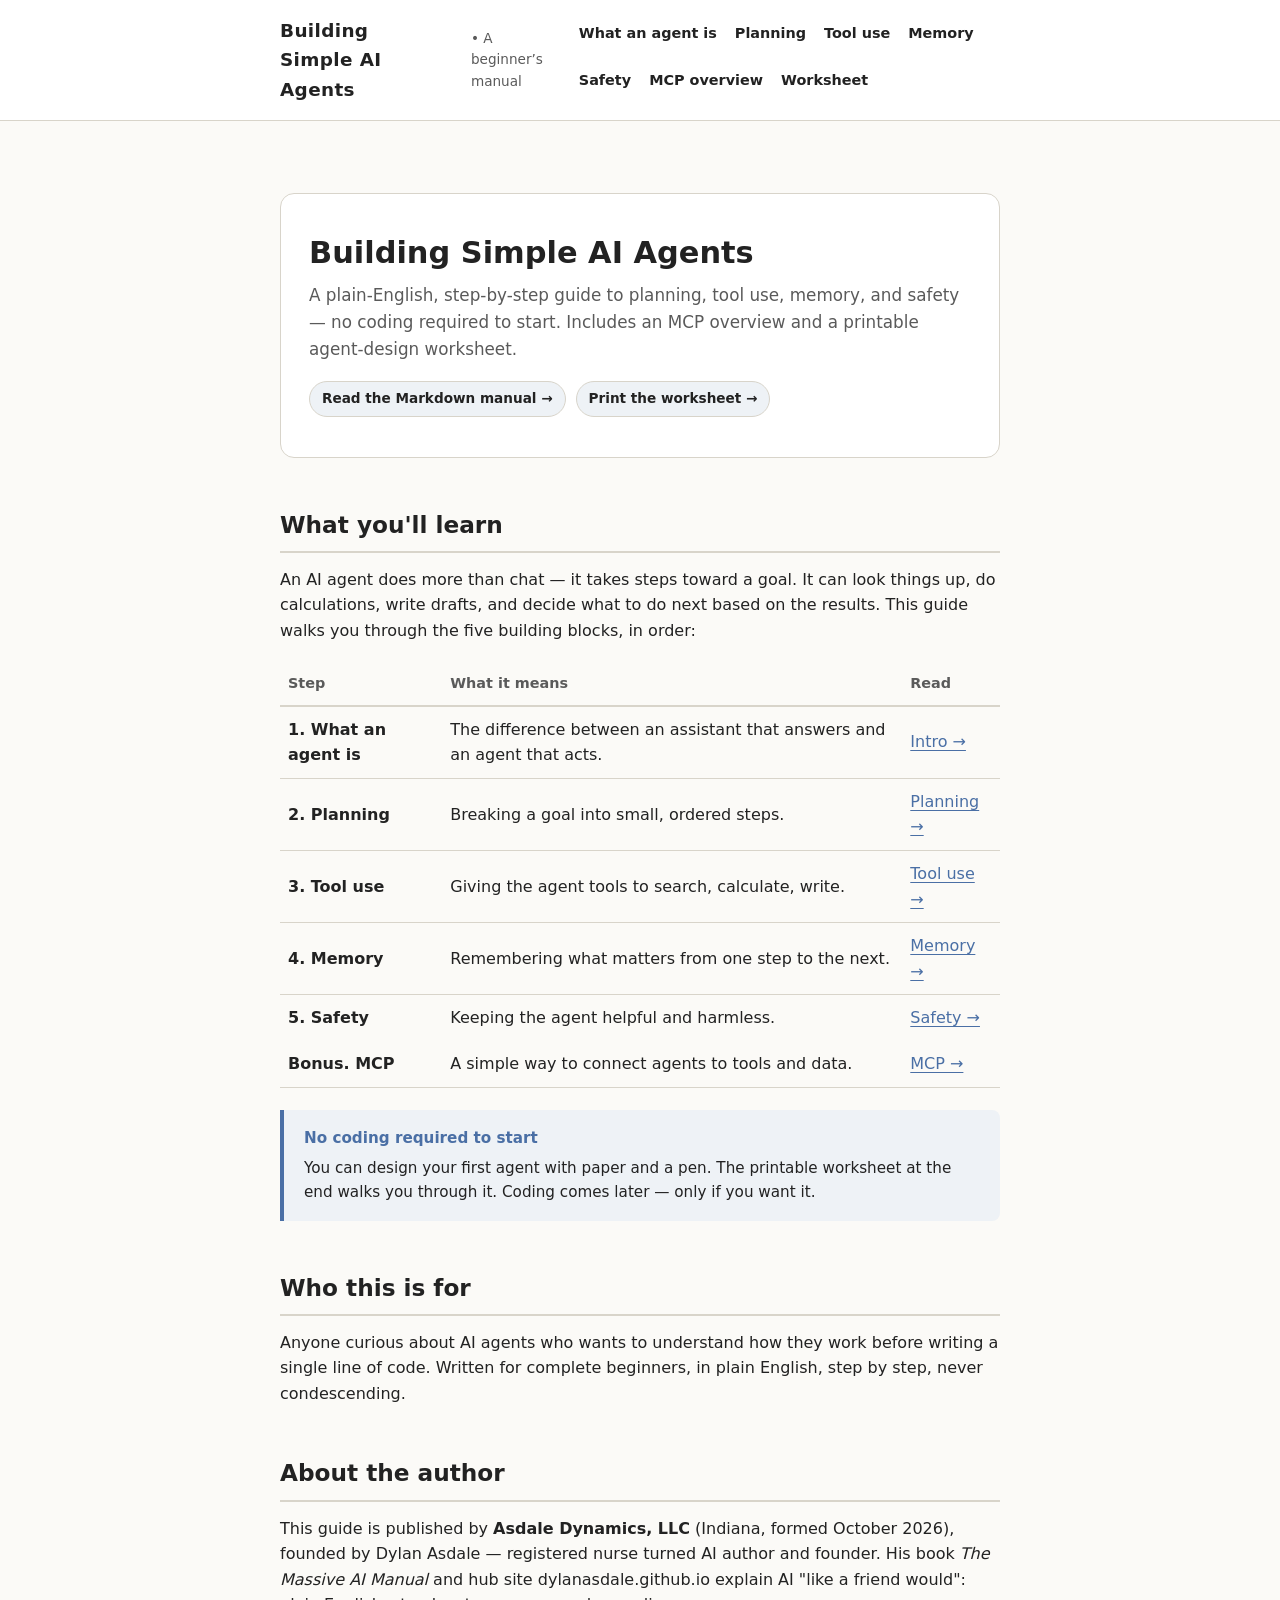
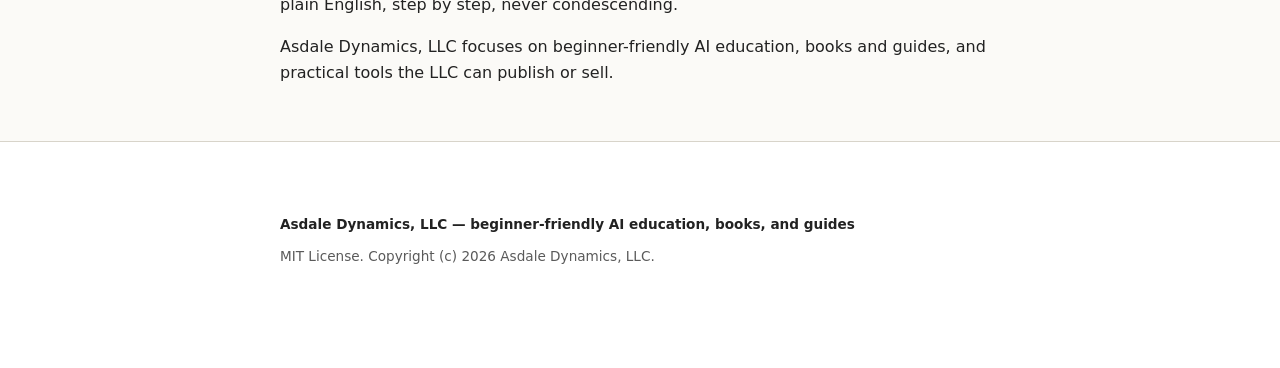
<file: site/index.html>
<!DOCTYPE html>
<html lang="en">
<head>
<meta charset="utf-8">
<meta name="viewport" content="width=device-width, initial-scale=1">
<title>Building Simple AI Agents — A Beginner's Manual</title>
<link rel="stylesheet" href="style.css">
</head>
<body>

<header class="site-header">
  <div class="wrap">
    <a href="index.html" class="site-title">Building Simple AI Agents</a>
    <span class="site-tagline">&#8226; A beginner&#8217;s manual</span>
    <nav>
      <a href="intro.html">What an agent is</a>
      <a href="planning.html">Planning</a>
      <a href="tool-use.html">Tool use</a>
      <a href="memory.html">Memory</a>
      <a href="safety.html">Safety</a>
      <a href="mcp.html">MCP overview</a>
      <a href="worksheet.html">Worksheet</a>
    </nav>
  </div>
</header>

<div class="wrap">

<section class="hero">
  <h1>Building Simple AI Agents</h1>
  <p class="lead">A plain-English, step-by-step guide to planning, tool use, memory, and safety &mdash; no coding required to start. Includes an MCP overview and a printable agent-design worksheet.</p>
  <div class="badges">
    <a href="docs/" class="badge">Read the Markdown manual &#8594;</a>
    <a href="worksheet.html" class="badge">Print the worksheet &#8594;</a>
  </div>
</section>

<h2>What you'll learn</h2>

<p>An AI agent does more than chat &mdash; it takes steps toward a goal. It can look things up, do calculations, write drafts, and decide what to do next based on the results. This guide walks you through the five building blocks, in order:</p>

<table style="width:100%; border-collapse:collapse; margin: 18px 0;">
  <thead>
    <tr style="text-align:left;">
      <th style="border-bottom:2px solid var(--line); padding:10px 8px; font-size:0.9rem; color:var(--muted);">Step</th>
      <th style="border-bottom:2px solid var(--line); padding:10px 8px; font-size:0.9rem; color:var(--muted);">What it means</th>
      <th style="border-bottom:2px solid var(--line); padding:10px 8px; font-size:0.9rem; color:var(--muted);">Read</th>
    </tr>
  </thead>
  <tbody>
    <tr style="border-bottom:1px solid var(--line);">
      <td style="padding:10px 8px; font-weight:600;">1. What an agent is</td>
      <td style="padding:10px 8px;">The difference between an assistant that answers and an agent that acts.</td>
      <td style="padding:10px 8px;"><a href="intro.html">Intro &#8594;</a></td>
    </tr>
    <tr style="border-bottom:1px solid var(--line);">
      <td style="padding:10px 8px; font-weight:600;">2. Planning</td>
      <td style="padding:10px 8px;">Breaking a goal into small, ordered steps.</td>
      <td style="padding:10px 8px;"><a href="planning.html">Planning &#8594;</a></td>
    </tr>
    <tr style="border-bottom:1px solid var(--line);">
      <td style="padding:10px 8px; font-weight:600;">3. Tool use</td>
      <td style="padding:10px 8px;">Giving the agent tools to search, calculate, write.</td>
      <td style="padding:10px 8px;"><a href="tool-use.html">Tool use &#8594;</a></td>
    </tr>
    <tr style="border-bottom:1px solid var(--line);">
      <td style="padding:10px 8px; font-weight:600;">4. Memory</td>
      <td style="padding:10px 8px;">Remembering what matters from one step to the next.</td>
      <td style="padding:10px 8px;"><a href="memory.html">Memory &#8594;</a></td>
    </tr>
    <tr>
      <td style="padding:10px 8px; font-weight:600;">5. Safety</td>
      <td style="padding:10px 8px;">Keeping the agent helpful and harmless.</td>
      <td style="padding:10px 8px;"><a href="safety.html">Safety &#8594;</a></td>
    </tr>
    <tr style="border-bottom:1px solid var(--line);">
      <td style="padding:10px 8px; font-weight:600;">Bonus. MCP</td>
      <td style="padding:10px 8px;">A simple way to connect agents to tools and data.</td>
      <td style="padding:10px 8px;"><a href="mcp.html">MCP &#8594;</a></td>
    </tr>
  </tbody>
</table>

<div class="callout">
  <span class="ctitle">No coding required to start</span>
  You can design your first agent with paper and a pen. The printable worksheet at the end walks you through it. Coding comes later &mdash; only if you want it.
</div>

<h2>Who this is for</h2>

<p>Anyone curious about AI agents who wants to understand how they work before writing a single line of code. Written for complete beginners, in plain English, step by step, never condescending.</p>

<h2>About the author</h2>

<p>This guide is published by <strong>Asdale Dynamics, LLC</strong> (Indiana, formed October 2026), founded by Dylan Asdale &mdash; registered nurse turned AI author and founder. His book <em>The Massive AI Manual</em> and hub site dylanasdale.github.io explain AI "like a friend would": plain English, step by step, never condescending.</p>

<p>Asdale Dynamics, LLC focuses on beginner-friendly AI education, books and guides, and practical tools the LLC can publish or sell.</p>

</div>

<footer class="site-footer">
  <div class="wrap">
    <div style="font-weight:700; color:var(--ink);">Asdale Dynamics, LLC &mdash; beginner-friendly AI education, books, and guides</div>
    <div>MIT License. Copyright (c) 2026 Asdale Dynamics, LLC.</div>
  </div>
</footer>

</body>
</html>
</file>
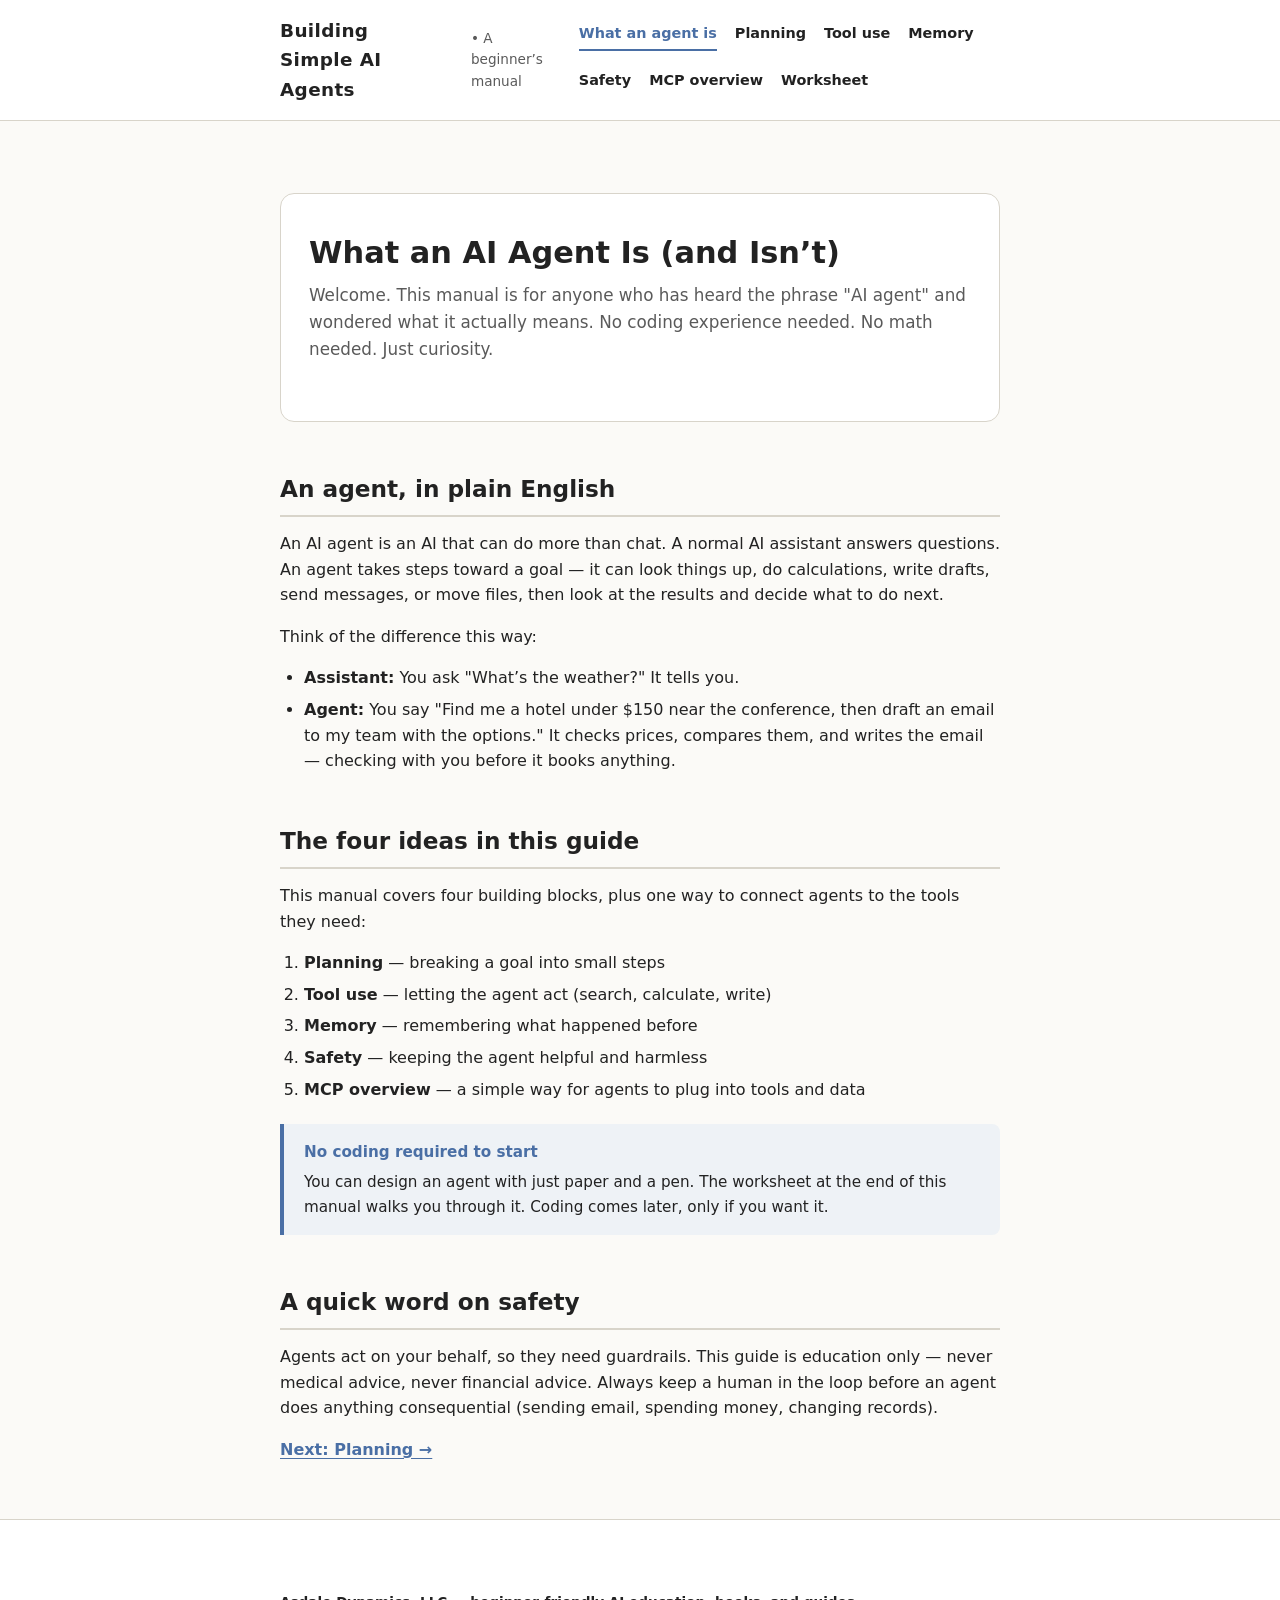
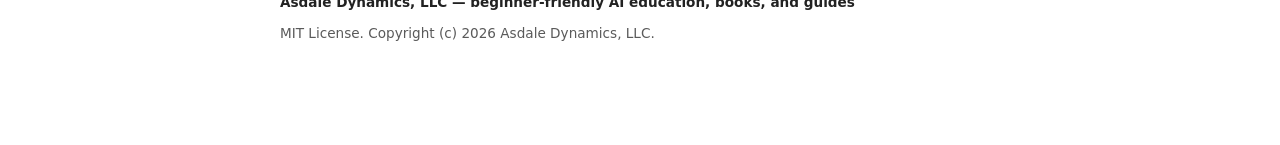
<file: site/intro.html>
<!DOCTYPE html>
<html lang="en">
<head>
<meta charset="utf-8">
<meta name="viewport" content="width=device-width, initial-scale=1">
<title>What an AI Agent Is — Building Simple AI Agents</title>
<link rel="stylesheet" href="style.css">
</head>
<body>

<header class="site-header">
  <div class="wrap">
    <a href="index.html" class="site-title">Building Simple AI Agents</a>
    <span class="site-tagline">&#8226; A beginner&#8217;s manual</span>
    <nav>
      <a href="intro.html" class="active">What an agent is</a>
      <a href="planning.html">Planning</a>
      <a href="tool-use.html">Tool use</a>
      <a href="memory.html">Memory</a>
      <a href="safety.html">Safety</a>
      <a href="mcp.html">MCP overview</a>
      <a href="worksheet.html">Worksheet</a>
    </nav>
  </div>
</header>

<div class="wrap">

<section class="hero no-print">
  <h1>What an AI Agent Is (and Isn&#8217;t)</h1>
  <p class="lead">Welcome. This manual is for anyone who has heard the phrase "AI agent" and wondered what it actually means. No coding experience needed. No math needed. Just curiosity.</p>
</section>

<h2>An agent, in plain English</h2>

<p>An AI agent is an AI that can do more than chat. A normal AI assistant answers questions. An agent takes steps toward a goal &mdash; it can look things up, do calculations, write drafts, send messages, or move files, then look at the results and decide what to do next.</p>

<p>Think of the difference this way:</p>

<ul>
  <li><strong>Assistant:</strong> You ask "What&#8217;s the weather?" It tells you.</li>
  <li><strong>Agent:</strong> You say "Find me a hotel under $150 near the conference, then draft an email to my team with the options." It checks prices, compares them, and writes the email &mdash; checking with you before it books anything.</li>
</ul>

<h2>The four ideas in this guide</h2>

<p>This manual covers four building blocks, plus one way to connect agents to the tools they need:</p>

<ol>
  <li><strong>Planning</strong> &mdash; breaking a goal into small steps</li>
  <li><strong>Tool use</strong> &mdash; letting the agent act (search, calculate, write)</li>
  <li><strong>Memory</strong> &mdash; remembering what happened before</li>
  <li><strong>Safety</strong> &mdash; keeping the agent helpful and harmless</li>
  <li><strong>MCP overview</strong> &mdash; a simple way for agents to plug into tools and data</li>
</ol>

<div class="callout">
  <span class="ctitle">No coding required to start</span>
  You can design an agent with just paper and a pen. The worksheet at the end of this manual walks you through it. Coding comes later, only if you want it.
</div>

<h2>A quick word on safety</h2>

<p>Agents act on your behalf, so they need guardrails. This guide is education only &mdash; never medical advice, never financial advice. Always keep a human in the loop before an agent does anything consequential (sending email, spending money, changing records).</p>

<p><a href="planning.html" style="font-weight:600;">Next: Planning &#8594;</a></p>

</div>

<footer class="site-footer">
  <div class="wrap">
    <div style="font-weight:700; color:var(--ink);">Asdale Dynamics, LLC &mdash; beginner-friendly AI education, books, and guides</div>
    <div>MIT License. Copyright (c) 2026 Asdale Dynamics, LLC.</div>
  </div>
</footer>

</body>
</html>
</file>
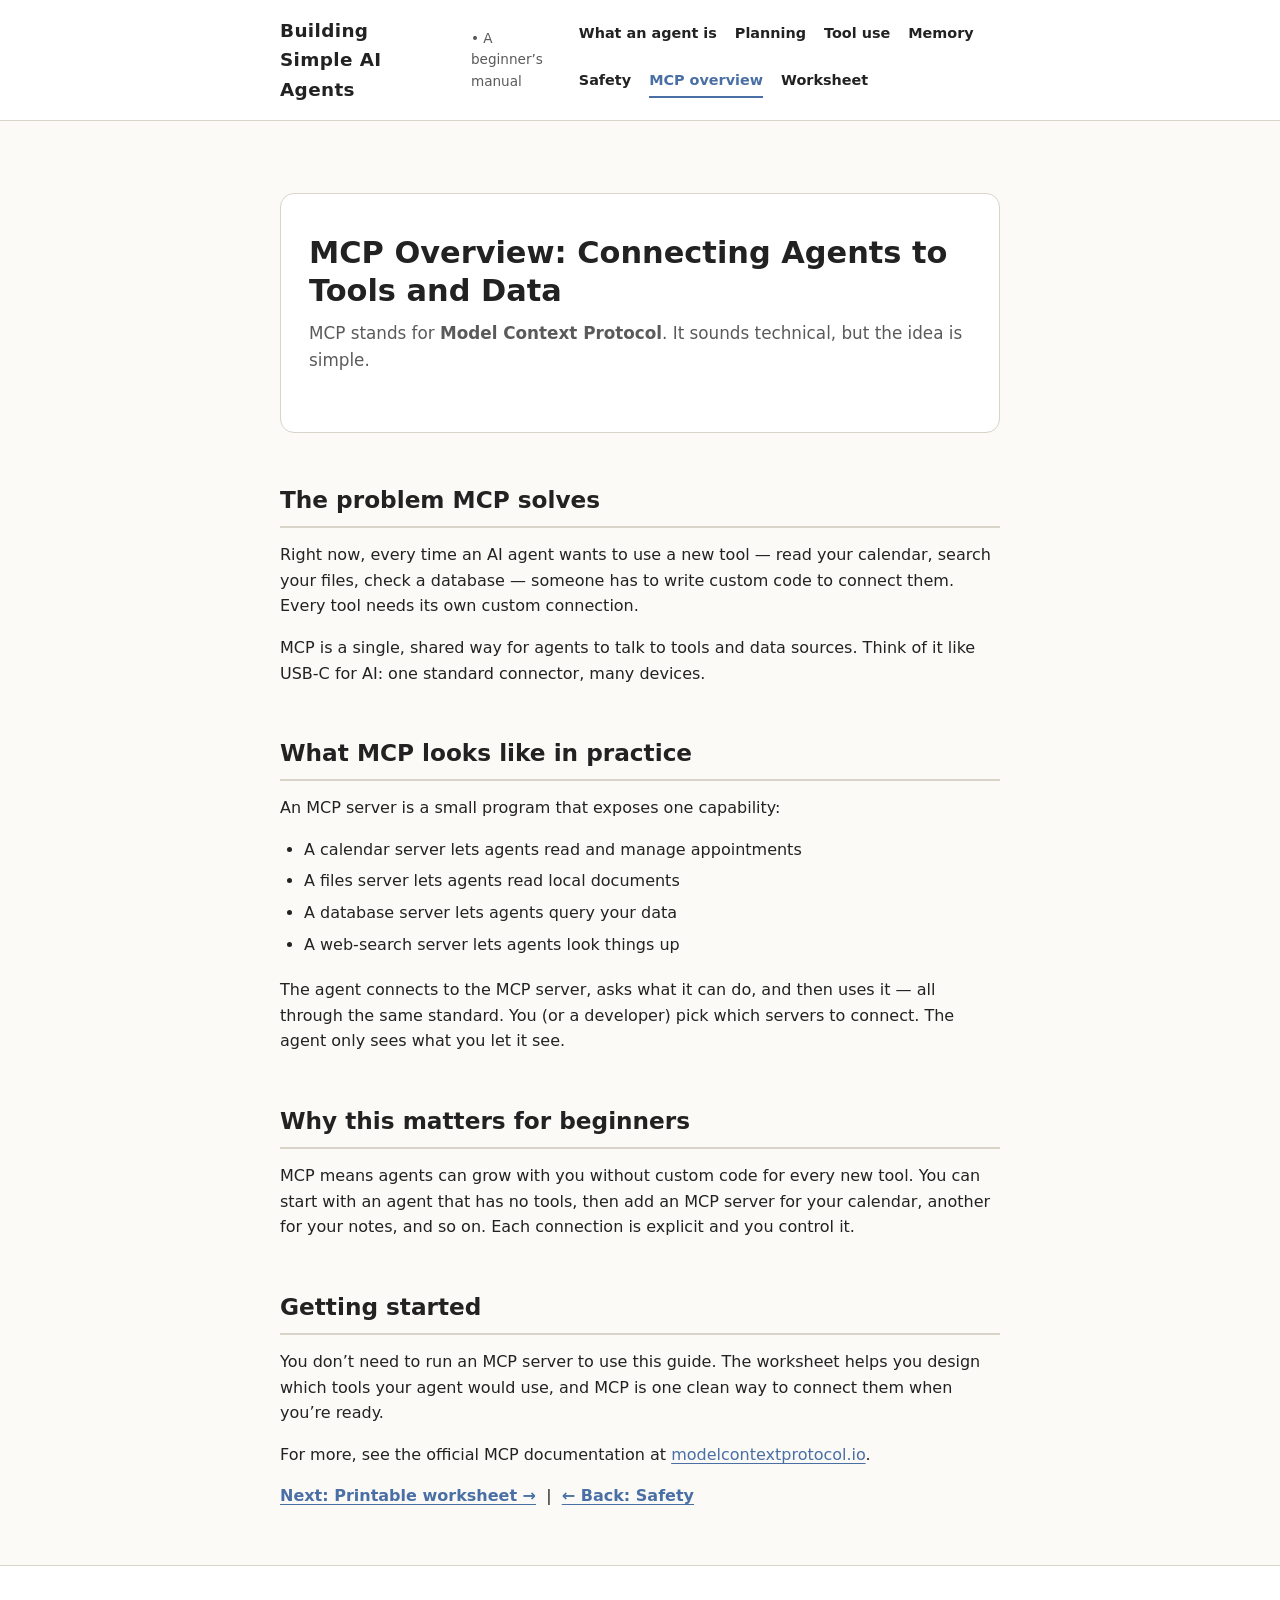
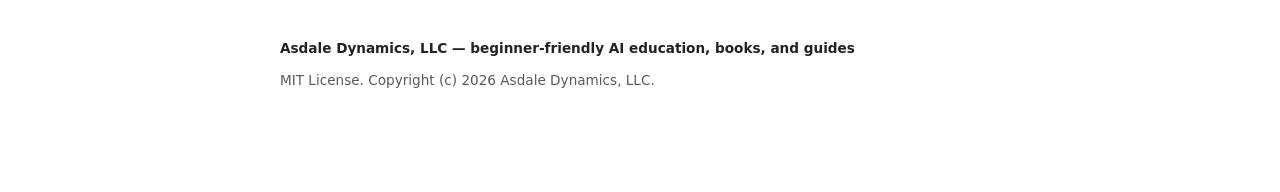
<file: site/mcp.html>
<!DOCTYPE html>
<html lang="en">
<head>
<meta charset="utf-8">
<meta name="viewport" content="width=device-width, initial-scale=1">
<title>MCP Overview — Building Simple AI Agents</title>
<link rel="stylesheet" href="style.css">
</head>
<body>

<header class="site-header">
  <div class="wrap">
    <a href="index.html" class="site-title">Building Simple AI Agents</a>
    <span class="site-tagline">&#8226; A beginner&#8217;s manual</span>
    <nav>
      <a href="intro.html">What an agent is</a>
      <a href="planning.html">Planning</a>
      <a href="tool-use.html">Tool use</a>
      <a href="memory.html">Memory</a>
      <a href="safety.html">Safety</a>
      <a href="mcp.html" class="active">MCP overview</a>
      <a href="worksheet.html">Worksheet</a>
    </nav>
  </div>
</header>

<div class="wrap">

<section class="hero no-print">
  <h1>MCP Overview: Connecting Agents to Tools and Data</h1>
  <p class="lead">MCP stands for <strong>Model Context Protocol</strong>. It sounds technical, but the idea is simple.</p>
</section>

<h2>The problem MCP solves</h2>

<p>Right now, every time an AI agent wants to use a new tool &mdash; read your calendar, search your files, check a database &mdash; someone has to write custom code to connect them. Every tool needs its own custom connection.</p>

<p>MCP is a single, shared way for agents to talk to tools and data sources. Think of it like USB-C for AI: one standard connector, many devices.</p>

<h2>What MCP looks like in practice</h2>

<p>An MCP server is a small program that exposes one capability:</p>

<ul>
  <li>A calendar server lets agents read and manage appointments</li>
  <li>A files server lets agents read local documents</li>
  <li>A database server lets agents query your data</li>
  <li>A web-search server lets agents look things up</li>
</ul>

<p>The agent connects to the MCP server, asks what it can do, and then uses it &mdash; all through the same standard. You (or a developer) pick which servers to connect. The agent only sees what you let it see.</p>

<h2>Why this matters for beginners</h2>

<p>MCP means agents can grow with you without custom code for every new tool. You can start with an agent that has no tools, then add an MCP server for your calendar, another for your notes, and so on. Each connection is explicit and you control it.</p>

<h2>Getting started</h2>

<p>You don&#8217;t need to run an MCP server to use this guide. The worksheet helps you design which tools your agent would use, and MCP is one clean way to connect them when you&#8217;re ready.</p>

<p>For more, see the official MCP documentation at <a href="https://modelcontextprotocol.io" target="_blank" rel="noopener">modelcontextprotocol.io</a>.</p>

<p><a href="worksheet.html" style="font-weight:600;">Next: Printable worksheet &#8594;</a> &nbsp;|&nbsp; <a href="safety.html" style="font-weight:600;">&#8592; Back: Safety</a></p>

</div>

<footer class="site-footer">
  <div class="wrap">
    <div style="font-weight:700; color:var(--ink);">Asdale Dynamics, LLC &mdash; beginner-friendly AI education, books, and guides</div>
    <div>MIT License. Copyright (c) 2026 Asdale Dynamics, LLC.</div>
  </div>
</footer>

</body>
</html>
</file>
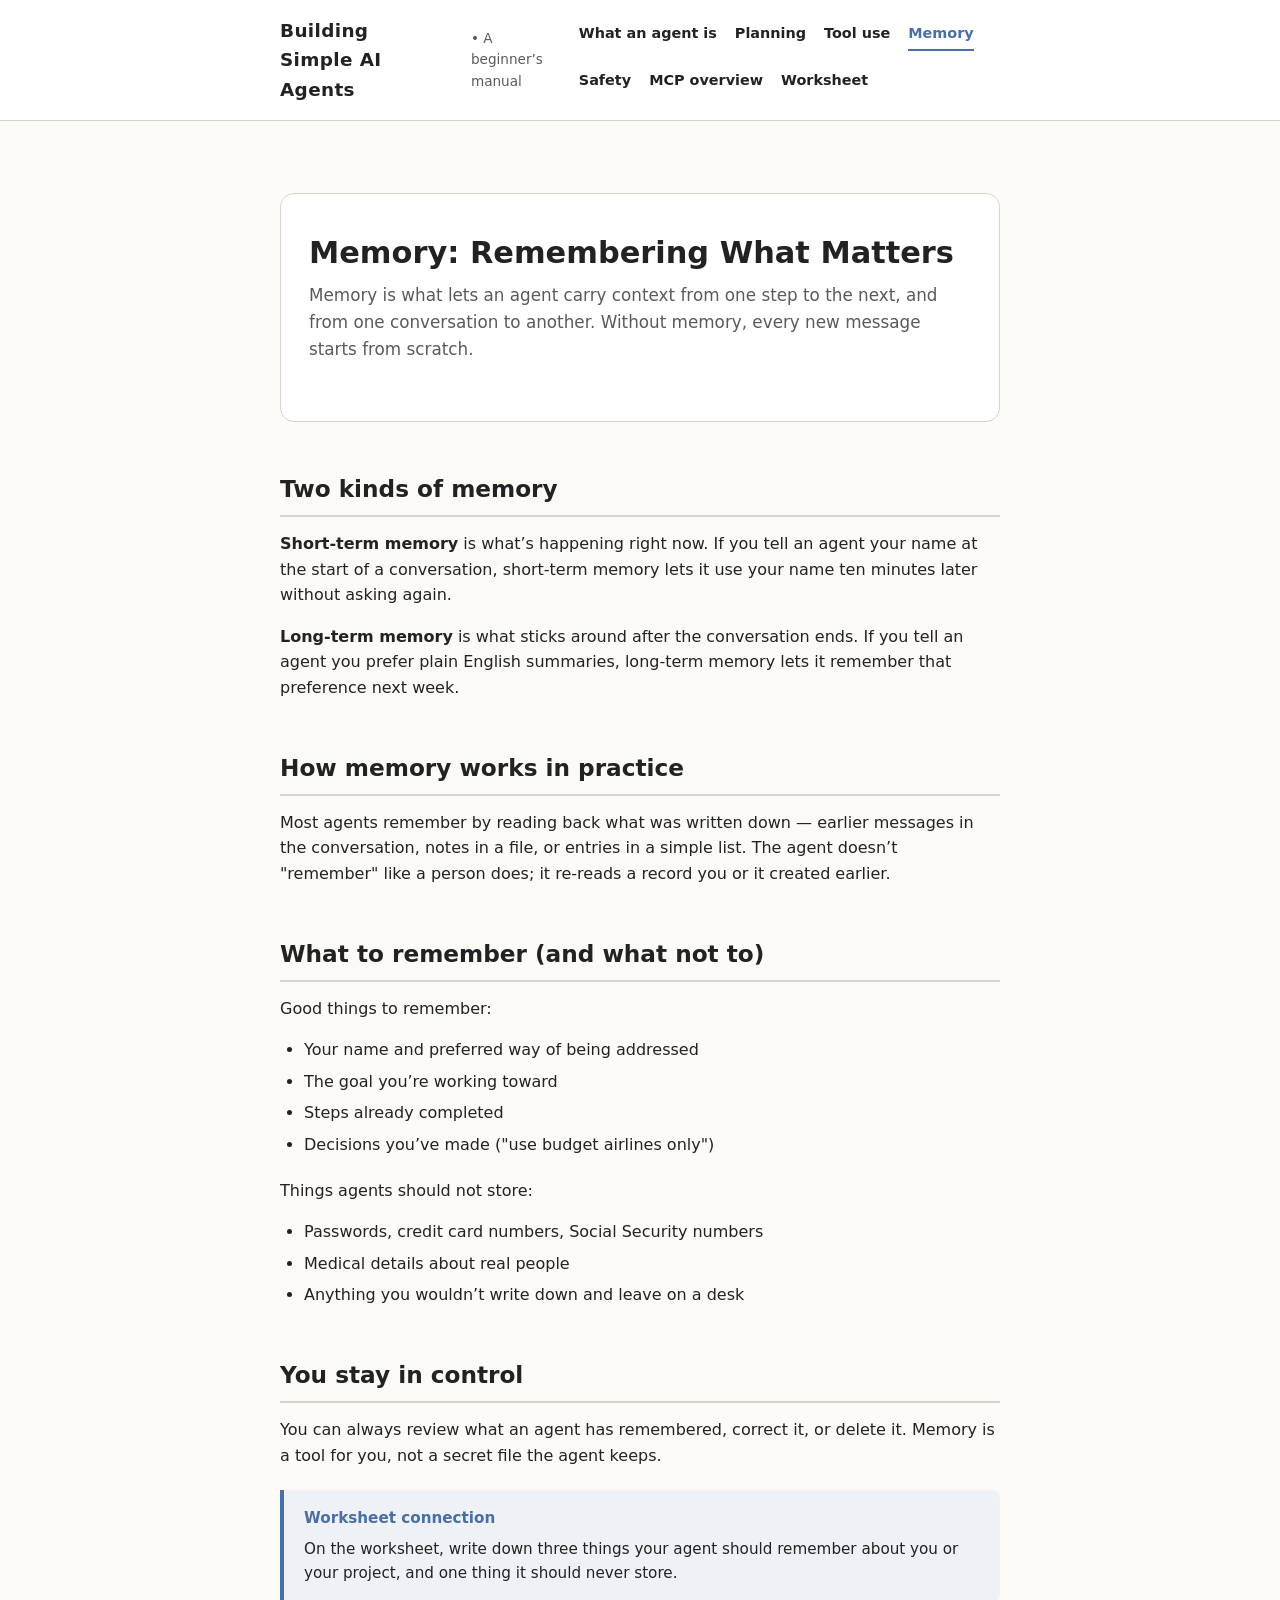
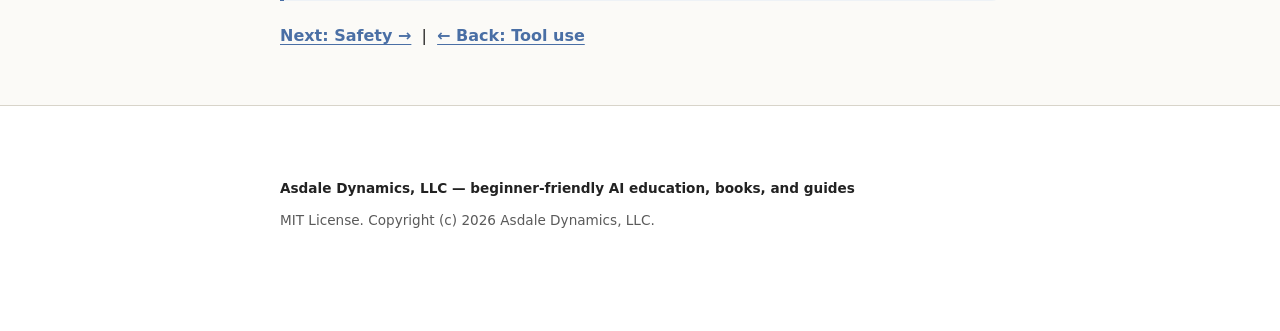
<file: site/memory.html>
<!DOCTYPE html>
<html lang="en">
<head>
<meta charset="utf-8">
<meta name="viewport" content="width=device-width, initial-scale=1">
<title>Memory — Building Simple AI Agents</title>
<link rel="stylesheet" href="style.css">
</head>
<body>

<header class="site-header">
  <div class="wrap">
    <a href="index.html" class="site-title">Building Simple AI Agents</a>
    <span class="site-tagline">&#8226; A beginner&#8217;s manual</span>
    <nav>
      <a href="intro.html">What an agent is</a>
      <a href="planning.html">Planning</a>
      <a href="tool-use.html">Tool use</a>
      <a href="memory.html" class="active">Memory</a>
      <a href="safety.html">Safety</a>
      <a href="mcp.html">MCP overview</a>
      <a href="worksheet.html">Worksheet</a>
    </nav>
  </div>
</header>

<div class="wrap">

<section class="hero no-print">
  <h1>Memory: Remembering What Matters</h1>
  <p class="lead">Memory is what lets an agent carry context from one step to the next, and from one conversation to another. Without memory, every new message starts from scratch.</p>
</section>

<h2>Two kinds of memory</h2>

<p><strong>Short-term memory</strong> is what&#8217;s happening right now. If you tell an agent your name at the start of a conversation, short-term memory lets it use your name ten minutes later without asking again.</p>

<p><strong>Long-term memory</strong> is what sticks around after the conversation ends. If you tell an agent you prefer plain English summaries, long-term memory lets it remember that preference next week.</p>

<h2>How memory works in practice</h2>

<p>Most agents remember by reading back what was written down &mdash; earlier messages in the conversation, notes in a file, or entries in a simple list. The agent doesn&#8217;t "remember" like a person does; it re-reads a record you or it created earlier.</p>

<h2>What to remember (and what not to)</h2>

<p>Good things to remember:</p>
<ul>
  <li>Your name and preferred way of being addressed</li>
  <li>The goal you&#8217;re working toward</li>
  <li>Steps already completed</li>
  <li>Decisions you&#8217;ve made ("use budget airlines only")</li>
</ul>

<p>Things agents should not store:</p>
<ul>
  <li>Passwords, credit card numbers, Social Security numbers</li>
  <li>Medical details about real people</li>
  <li>Anything you wouldn&#8217;t write down and leave on a desk</li>
</ul>

<h2>You stay in control</h2>

<p>You can always review what an agent has remembered, correct it, or delete it. Memory is a tool for you, not a secret file the agent keeps.</p>

<div class="callout">
  <span class="ctitle">Worksheet connection</span>
  On the worksheet, write down three things your agent should remember about you or your project, and one thing it should never store.
</div>

<p><a href="safety.html" style="font-weight:600;">Next: Safety &#8594;</a> &nbsp;|&nbsp; <a href="tool-use.html" style="font-weight:600;">&#8592; Back: Tool use</a></p>

</div>

<footer class="site-footer">
  <div class="wrap">
    <div style="font-weight:700; color:var(--ink);">Asdale Dynamics, LLC &mdash; beginner-friendly AI education, books, and guides</div>
    <div>MIT License. Copyright (c) 2026 Asdale Dynamics, LLC.</div>
  </div>
</footer>

</body>
</html>
</file>
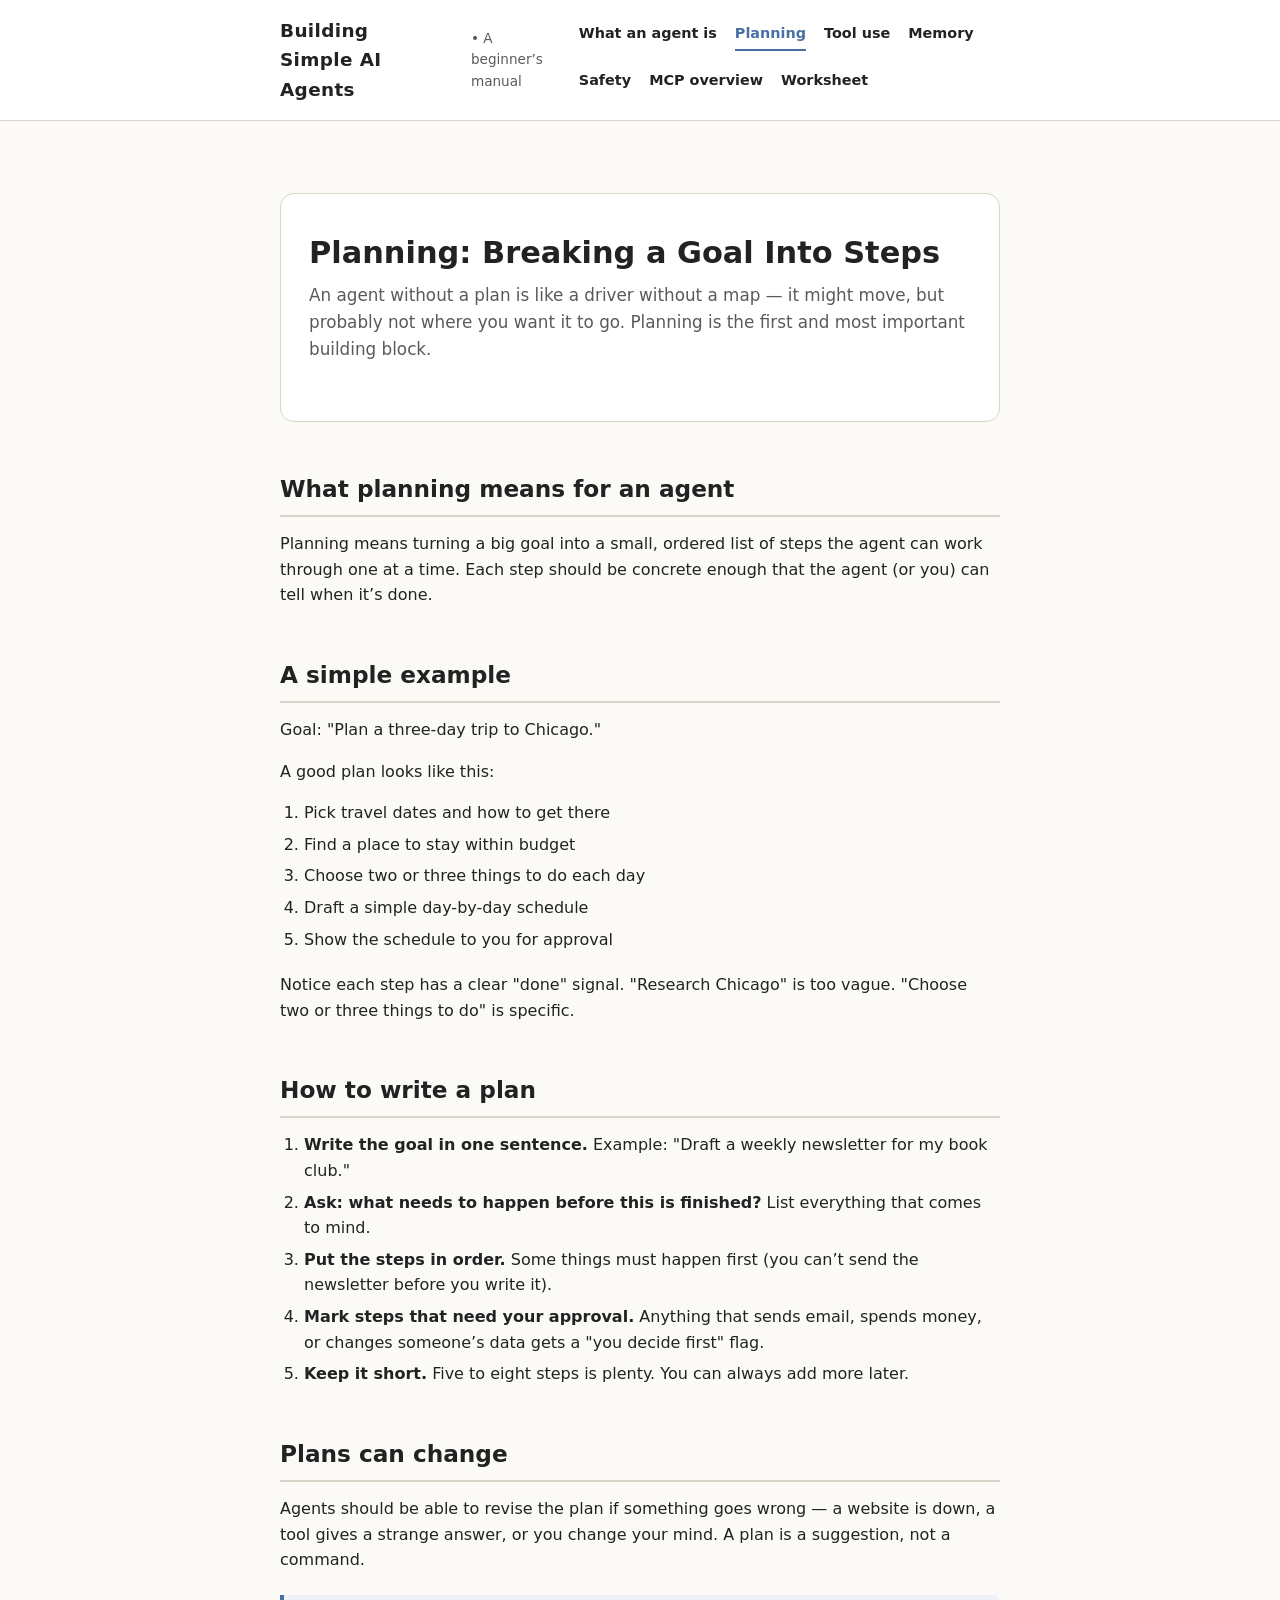
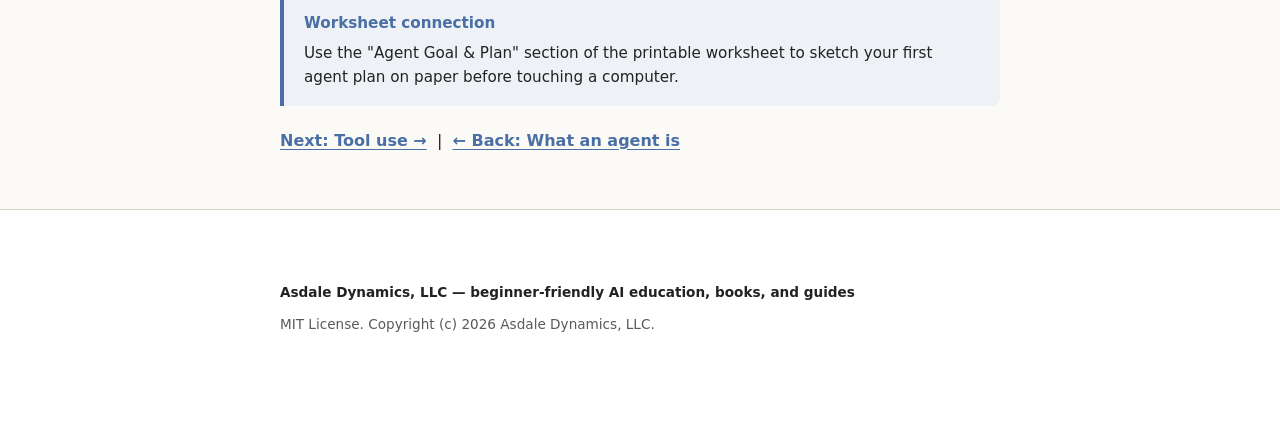
<file: site/planning.html>
<!DOCTYPE html>
<html lang="en">
<head>
<meta charset="utf-8">
<meta name="viewport" content="width=device-width, initial-scale=1">
<title>Planning — Building Simple AI Agents</title>
<link rel="stylesheet" href="style.css">
</head>
<body>

<header class="site-header">
  <div class="wrap">
    <a href="index.html" class="site-title">Building Simple AI Agents</a>
    <span class="site-tagline">&#8226; A beginner&#8217;s manual</span>
    <nav>
      <a href="intro.html">What an agent is</a>
      <a href="planning.html" class="active">Planning</a>
      <a href="tool-use.html">Tool use</a>
      <a href="memory.html">Memory</a>
      <a href="safety.html">Safety</a>
      <a href="mcp.html">MCP overview</a>
      <a href="worksheet.html">Worksheet</a>
    </nav>
  </div>
</header>

<div class="wrap">

<section class="hero no-print">
  <h1>Planning: Breaking a Goal Into Steps</h1>
  <p class="lead">An agent without a plan is like a driver without a map &mdash; it might move, but probably not where you want it to go. Planning is the first and most important building block.</p>
</section>

<h2>What planning means for an agent</h2>

<p>Planning means turning a big goal into a small, ordered list of steps the agent can work through one at a time. Each step should be concrete enough that the agent (or you) can tell when it&#8217;s done.</p>

<h2>A simple example</h2>

<p>Goal: "Plan a three-day trip to Chicago."</p>

<p>A good plan looks like this:</p>

<ol>
  <li>Pick travel dates and how to get there</li>
  <li>Find a place to stay within budget</li>
  <li>Choose two or three things to do each day</li>
  <li>Draft a simple day-by-day schedule</li>
  <li>Show the schedule to you for approval</li>
</ol>

<p>Notice each step has a clear "done" signal. "Research Chicago" is too vague. "Choose two or three things to do" is specific.</p>

<h2>How to write a plan</h2>

<ol>
  <li><strong>Write the goal in one sentence.</strong> Example: "Draft a weekly newsletter for my book club."</li>
  <li><strong>Ask: what needs to happen before this is finished?</strong> List everything that comes to mind.</li>
  <li><strong>Put the steps in order.</strong> Some things must happen first (you can&#8217;t send the newsletter before you write it).</li>
  <li><strong>Mark steps that need your approval.</strong> Anything that sends email, spends money, or changes someone&#8217;s data gets a "you decide first" flag.</li>
  <li><strong>Keep it short.</strong> Five to eight steps is plenty. You can always add more later.</li>
</ol>

<h2>Plans can change</h2>

<p>Agents should be able to revise the plan if something goes wrong &mdash; a website is down, a tool gives a strange answer, or you change your mind. A plan is a suggestion, not a command.</p>

<div class="callout">
  <span class="ctitle">Worksheet connection</span>
  Use the "Agent Goal &amp; Plan" section of the printable worksheet to sketch your first agent plan on paper before touching a computer.
</div>

<p><a href="tool-use.html" style="font-weight:600;">Next: Tool use &#8594;</a> &nbsp;|&nbsp; <a href="intro.html" style="font-weight:600;">&#8592; Back: What an agent is</a></p>

</div>

<footer class="site-footer">
  <div class="wrap">
    <div style="font-weight:700; color:var(--ink);">Asdale Dynamics, LLC &mdash; beginner-friendly AI education, books, and guides</div>
    <div>MIT License. Copyright (c) 2026 Asdale Dynamics, LLC.</div>
  </div>
</footer>

</body>
</html>
</file>
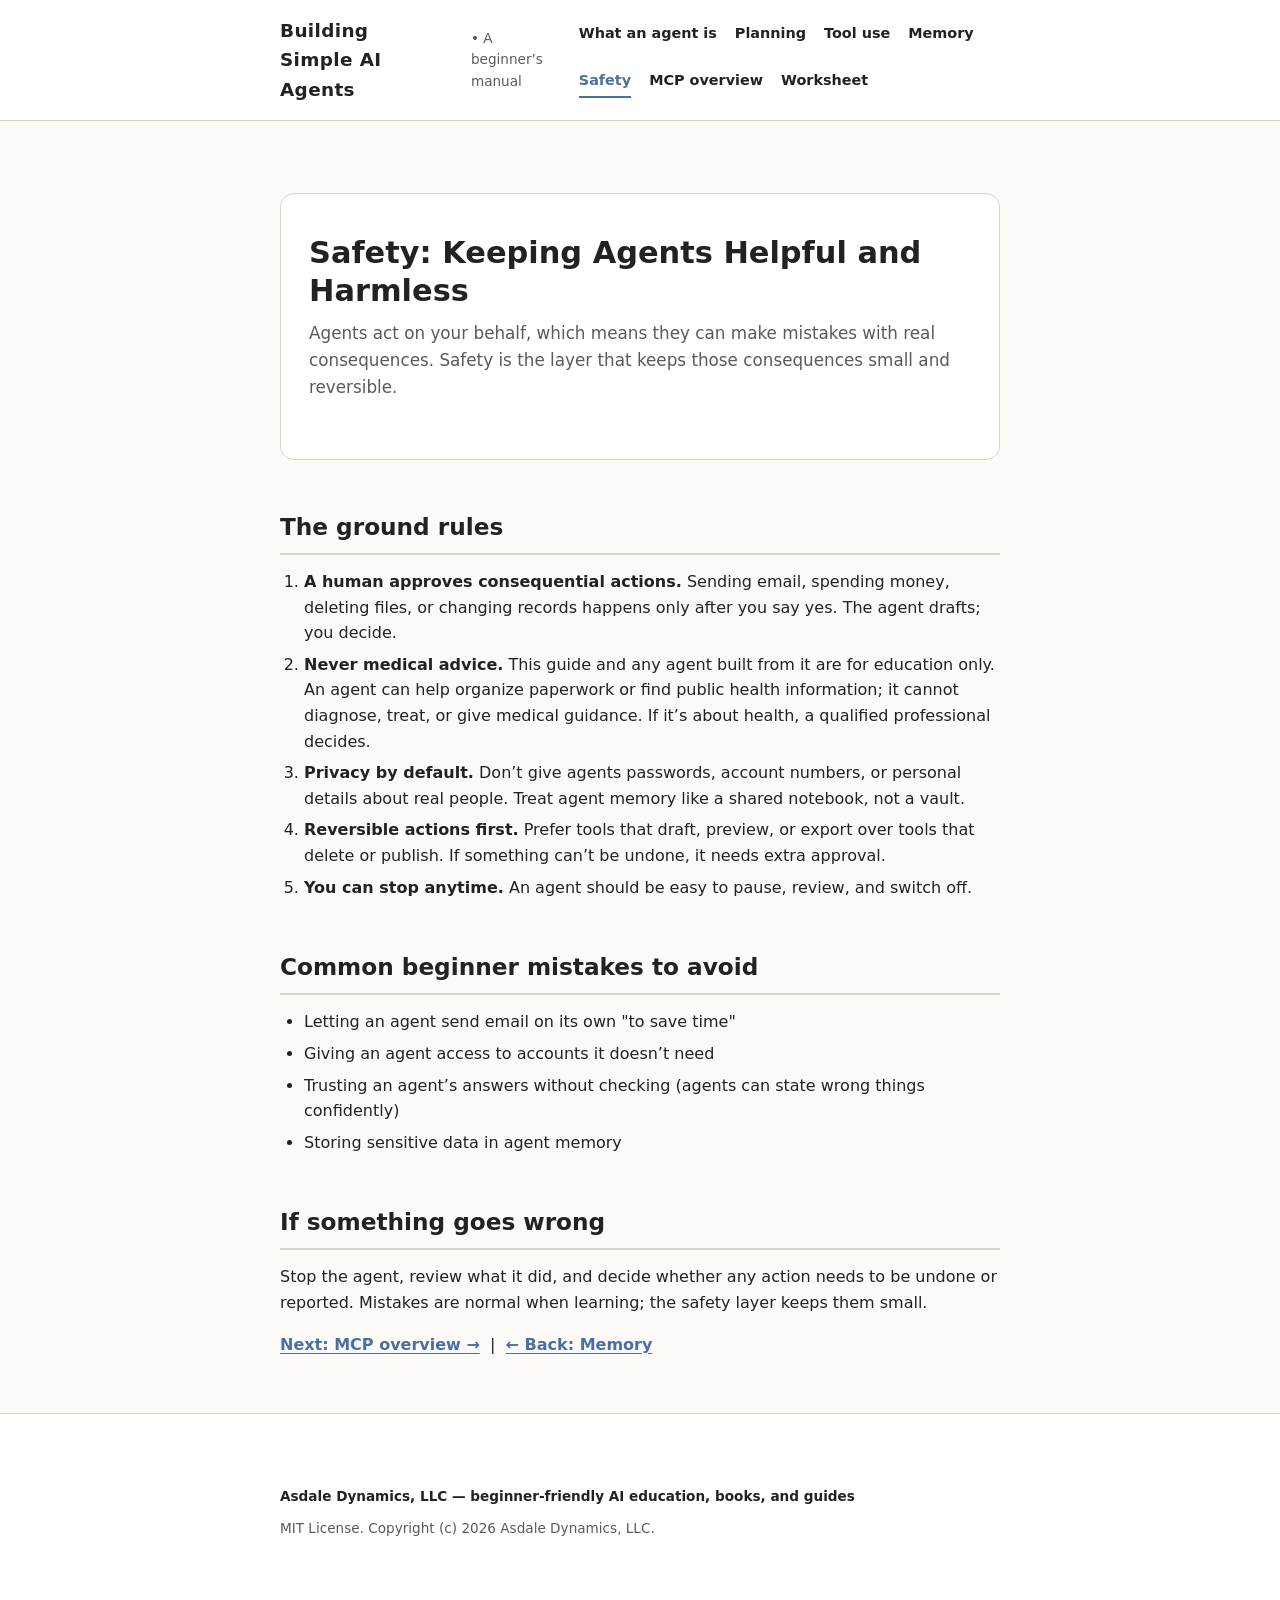
<file: site/safety.html>
<!DOCTYPE html>
<html lang="en">
<head>
<meta charset="utf-8">
<meta name="viewport" content="width=device-width, initial-scale=1">
<title>Safety — Building Simple AI Agents</title>
<link rel="stylesheet" href="style.css">
</head>
<body>

<header class="site-header">
  <div class="wrap">
    <a href="index.html" class="site-title">Building Simple AI Agents</a>
    <span class="site-tagline">&#8226; A beginner&#8217;s manual</span>
    <nav>
      <a href="intro.html">What an agent is</a>
      <a href="planning.html">Planning</a>
      <a href="tool-use.html">Tool use</a>
      <a href="memory.html">Memory</a>
      <a href="safety.html" class="active">Safety</a>
      <a href="mcp.html">MCP overview</a>
      <a href="worksheet.html">Worksheet</a>
    </nav>
  </div>
</header>

<div class="wrap">

<section class="hero no-print">
  <h1>Safety: Keeping Agents Helpful and Harmless</h1>
  <p class="lead">Agents act on your behalf, which means they can make mistakes with real consequences. Safety is the layer that keeps those consequences small and reversible.</p>
</section>

<h2>The ground rules</h2>

<ol>
  <li><strong>A human approves consequential actions.</strong> Sending email, spending money, deleting files, or changing records happens only after you say yes. The agent drafts; you decide.</li>
  <li><strong>Never medical advice.</strong> This guide and any agent built from it are for education only. An agent can help organize paperwork or find public health information; it cannot diagnose, treat, or give medical guidance. If it&#8217;s about health, a qualified professional decides.</li>
  <li><strong>Privacy by default.</strong> Don&#8217;t give agents passwords, account numbers, or personal details about real people. Treat agent memory like a shared notebook, not a vault.</li>
  <li><strong>Reversible actions first.</strong> Prefer tools that draft, preview, or export over tools that delete or publish. If something can&#8217;t be undone, it needs extra approval.</li>
  <li><strong>You can stop anytime.</strong> An agent should be easy to pause, review, and switch off.</li>
</ol>

<h2>Common beginner mistakes to avoid</h2>

<ul>
  <li>Letting an agent send email on its own "to save time"</li>
  <li>Giving an agent access to accounts it doesn&#8217;t need</li>
  <li>Trusting an agent&#8217;s answers without checking (agents can state wrong things confidently)</li>
  <li>Storing sensitive data in agent memory</li>
</ul>

<h2>If something goes wrong</h2>

<p>Stop the agent, review what it did, and decide whether any action needs to be undone or reported. Mistakes are normal when learning; the safety layer keeps them small.</p>

<p><a href="mcp.html" style="font-weight:600;">Next: MCP overview &#8594;</a> &nbsp;|&nbsp; <a href="memory.html" style="font-weight:600;">&#8592; Back: Memory</a></p>

</div>

<footer class="site-footer">
  <div class="wrap">
    <div style="font-weight:700; color:var(--ink);">Asdale Dynamics, LLC &mdash; beginner-friendly AI education, books, and guides</div>
    <div>MIT License. Copyright (c) 2026 Asdale Dynamics, LLC.</div>
  </div>
</footer>

</body>
</html>
</file>
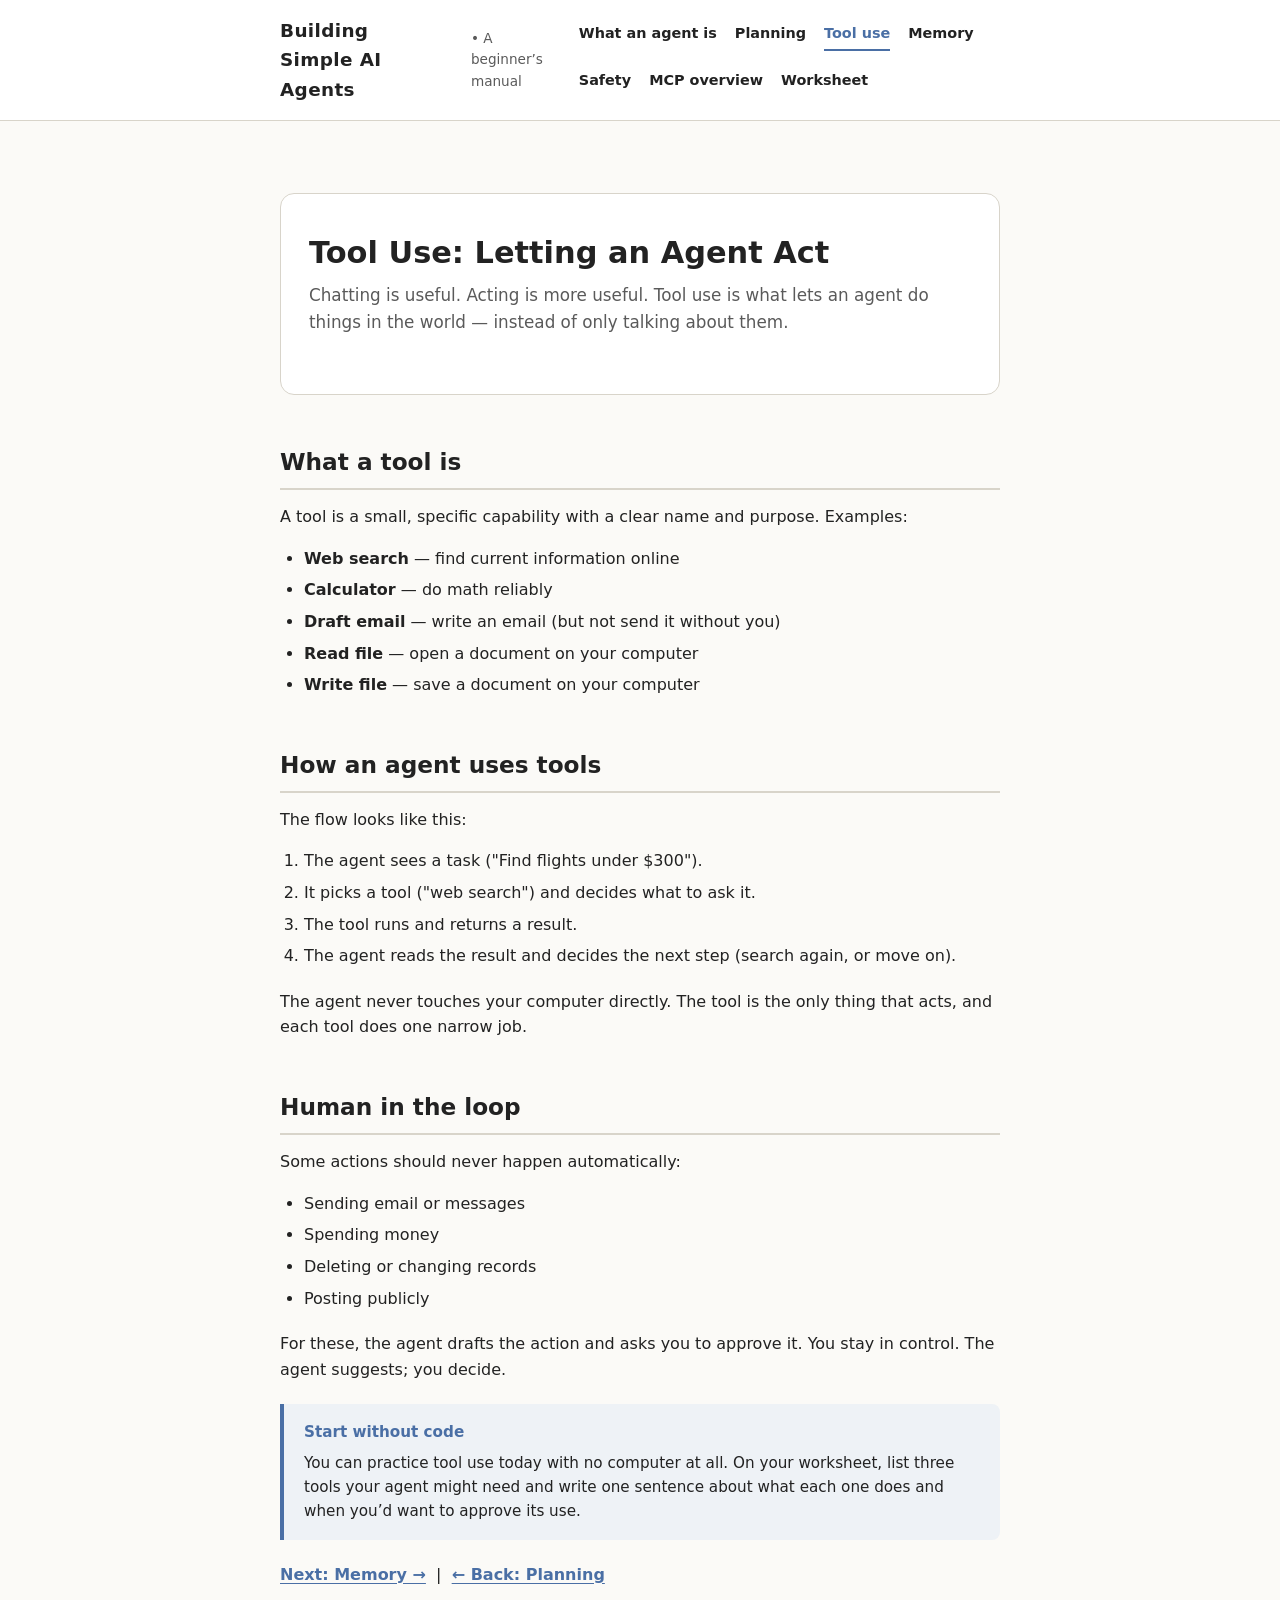
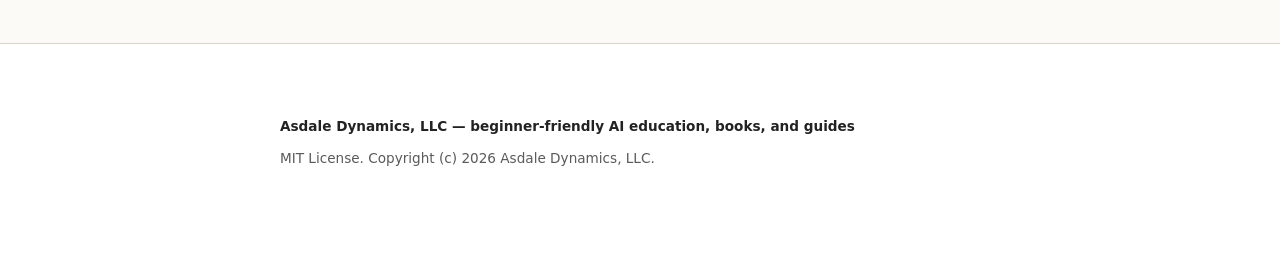
<file: site/tool-use.html>
<!DOCTYPE html>
<html lang="en">
<head>
<meta charset="utf-8">
<meta name="viewport" content="width=device-width, initial-scale=1">
<title>Tool Use — Building Simple AI Agents</title>
<link rel="stylesheet" href="style.css">
</head>
<body>

<header class="site-header">
  <div class="wrap">
    <a href="index.html" class="site-title">Building Simple AI Agents</a>
    <span class="site-tagline">&#8226; A beginner&#8217;s manual</span>
    <nav>
      <a href="intro.html">What an agent is</a>
      <a href="planning.html">Planning</a>
      <a href="tool-use.html" class="active">Tool use</a>
      <a href="memory.html">Memory</a>
      <a href="safety.html">Safety</a>
      <a href="mcp.html">MCP overview</a>
      <a href="worksheet.html">Worksheet</a>
    </nav>
  </div>
</header>

<div class="wrap">

<section class="hero no-print">
  <h1>Tool Use: Letting an Agent Act</h1>
  <p class="lead">Chatting is useful. Acting is more useful. Tool use is what lets an agent do things in the world &mdash; instead of only talking about them.</p>
</section>

<h2>What a tool is</h2>

<p>A tool is a small, specific capability with a clear name and purpose. Examples:</p>

<ul>
  <li><strong>Web search</strong> &mdash; find current information online</li>
  <li><strong>Calculator</strong> &mdash; do math reliably</li>
  <li><strong>Draft email</strong> &mdash; write an email (but not send it without you)</li>
  <li><strong>Read file</strong> &mdash; open a document on your computer</li>
  <li><strong>Write file</strong> &mdash; save a document on your computer</li>
</ul>

<h2>How an agent uses tools</h2>

<p>The flow looks like this:</p>

<ol>
  <li>The agent sees a task ("Find flights under $300").</li>
  <li>It picks a tool ("web search") and decides what to ask it.</li>
  <li>The tool runs and returns a result.</li>
  <li>The agent reads the result and decides the next step (search again, or move on).</li>
</ol>

<p>The agent never touches your computer directly. The tool is the only thing that acts, and each tool does one narrow job.</p>

<h2>Human in the loop</h2>

<p>Some actions should never happen automatically:</p>

<ul>
  <li>Sending email or messages</li>
  <li>Spending money</li>
  <li>Deleting or changing records</li>
  <li>Posting publicly</li>
</ul>

<p>For these, the agent drafts the action and asks you to approve it. You stay in control. The agent suggests; you decide.</p>

<div class="callout">
  <span class="ctitle">Start without code</span>
  You can practice tool use today with no computer at all. On your worksheet, list three tools your agent might need and write one sentence about what each one does and when you&#8217;d want to approve its use.
</div>

<p><a href="memory.html" style="font-weight:600;">Next: Memory &#8594;</a> &nbsp;|&nbsp; <a href="planning.html" style="font-weight:600;">&#8592; Back: Planning</a></p>

</div>

<footer class="site-footer">
  <div class="wrap">
    <div style="font-weight:700; color:var(--ink);">Asdale Dynamics, LLC &mdash; beginner-friendly AI education, books, and guides</div>
    <div>MIT License. Copyright (c) 2026 Asdale Dynamics, LLC.</div>
  </div>
</footer>

</body>
</html>
</file>
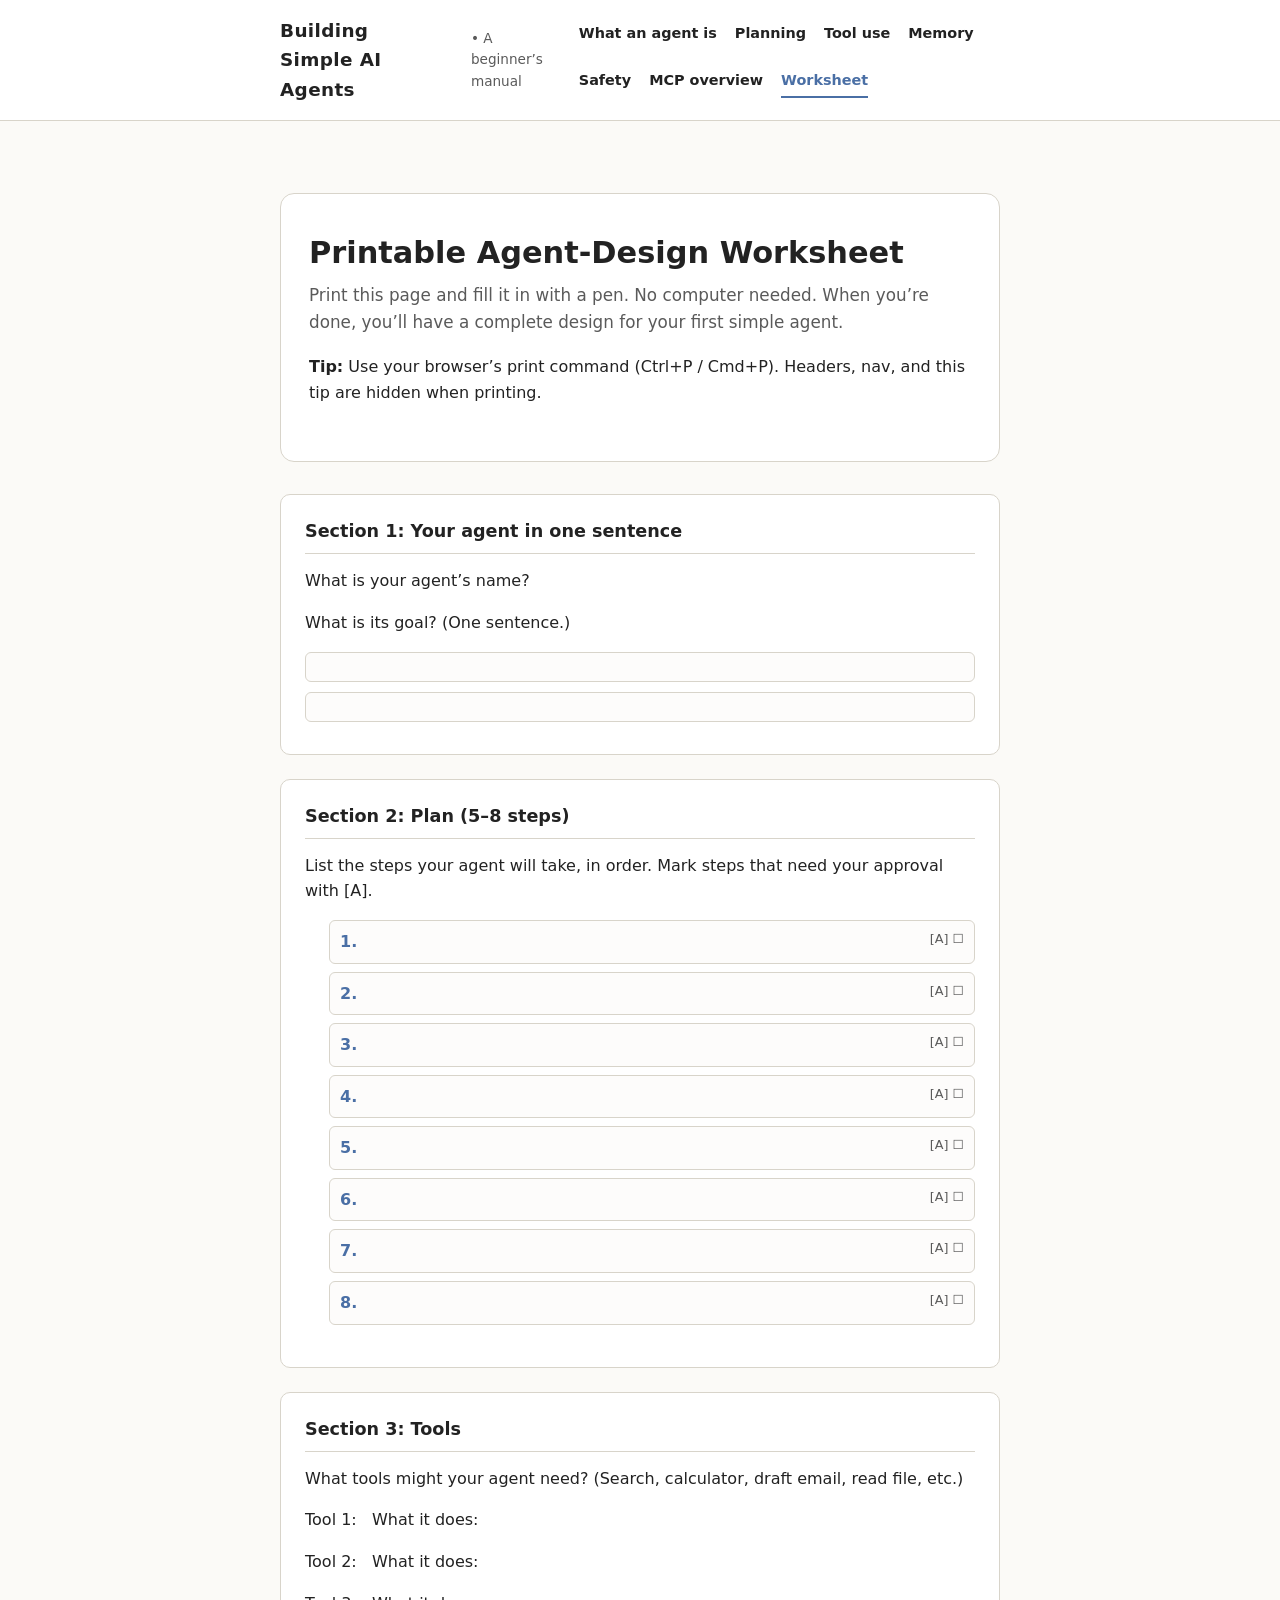
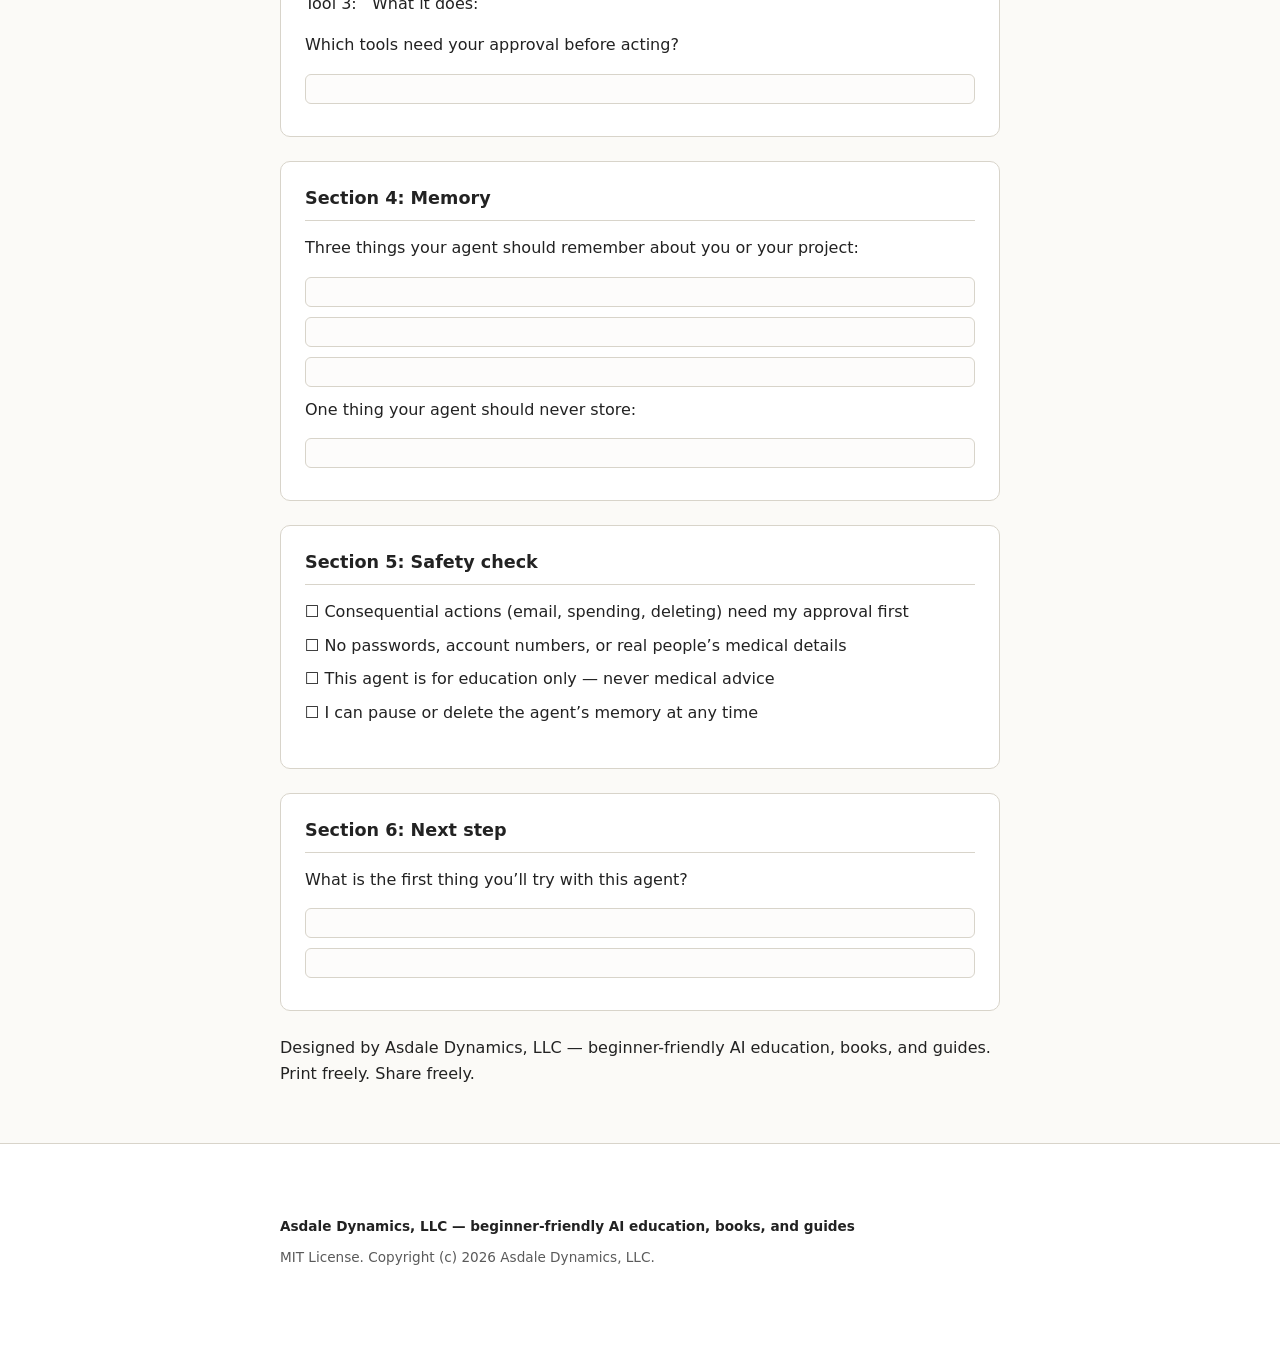
<file: site/worksheet.html>
<!DOCTYPE html>
<html lang="en">
<head>
<meta charset="utf-8">
<meta name="viewport" content="width=device-width, initial-scale=1">
<title>Printable Agent-Design Worksheet — Building Simple AI Agents</title>
<link rel="stylesheet" href="style.css">
</head>
<body>

<header class="site-header no-print">
  <div class="wrap">
    <a href="index.html" class="site-title">Building Simple AI Agents</a>
    <span class="site-tagline">&#8226; A beginner&#8217;s manual</span>
    <nav>
      <a href="intro.html">What an agent is</a>
      <a href="planning.html">Planning</a>
      <a href="tool-use.html">Tool use</a>
      <a href="memory.html">Memory</a>
      <a href="safety.html">Safety</a>
      <a href="mcp.html">MCP overview</a>
      <a href="worksheet.html" class="active">Worksheet</a>
    </nav>
  </div>
</header>

<div class="wrap">

<section class="hero no-print">
  <h1>Printable Agent-Design Worksheet</h1>
  <p class="lead">Print this page and fill it in with a pen. No computer needed. When you&#8217;re done, you&#8217;ll have a complete design for your first simple agent.</p>
  <p style="margin-top:16px;"><strong>Tip:</strong> Use your browser&#8217;s print command (Ctrl+P / Cmd+P). Headers, nav, and this tip are hidden when printing.</p>
</section>

<div class="worksheet-section">
  <h3>Section 1: Your agent in one sentence</h3>
  <p>What is your agent&#8217;s name? <span class="fill"></span></p>
  <p class="label bl">What is its goal? (One sentence.)</p>
  <p class="fill"></p>
  <p class="fill"></p>
</div>

<div class="worksheet-section">
  <h3>Section 2: Plan (5&ndash;8 steps)</h3>
  <p class="label bl">List the steps your agent will take, in order. Mark steps that need your approval with [A].</p>
  <ul class="steps">
    <li><span class="tick">1.</span> <span class="fill"></span> <span class="approval">[A] &#9744;</span></li>
    <li><span class="tick">2.</span> <span class="fill"></span> <span class="approval">[A] &#9744;</span></li>
    <li><span class="tick">3.</span> <span class="fill"></span> <span class="approval">[A] &#9744;</span></li>
    <li><span class="tick">4.</span> <span class="fill"></span> <span class="approval">[A] &#9744;</span></li>
    <li><span class="tick">5.</span> <span class="fill"></span> <span class="approval">[A] &#9744;</span></li>
    <li><span class="tick">6.</span> <span class="fill"></span> <span class="approval">[A] &#9744;</span></li>
    <li><span class="tick">7.</span> <span class="fill"></span> <span class="approval">[A] &#9744;</span></li>
    <li><span class="tick">8.</span> <span class="fill"></span> <span class="approval">[A] &#9744;</span></li>
  </ul>
</div>

<div class="worksheet-section">
  <h3>Section 3: Tools</h3>
  <p class="label bl">What tools might your agent need? (Search, calculator, draft email, read file, etc.)</p>
  <p>Tool 1: <span class="fill"></span> &nbsp; What it does: <span class="fill"></span></p>
  <p>Tool 2: <span class="fill"></span> &nbsp; What it does: <span class="fill"></span></p>
  <p>Tool 3: <span class="fill"></span> &nbsp; What it does: <span class="fill"></span></p>
  <p class="label bl">Which tools need your approval before acting?</p>
  <p class="fill"></p>
</div>

<div class="worksheet-section">
  <h3>Section 4: Memory</h3>
  <p class="label bl">Three things your agent should remember about you or your project:</p>
  <p class="fill"></p>
  <p class="fill"></p>
  <p class="fill"></p>
  <p class="label bl">One thing your agent should never store:</p>
  <p class="fill"></p>
</div>

<div class="worksheet-section">
  <h3>Section 5: Safety check</h3>
  <ul style="list-style:none; padding-left:0;">
    <li style="margin:8px 0;">&#9744; Consequential actions (email, spending, deleting) need my approval first</li>
    <li style="margin:8px 0;">&#9744; No passwords, account numbers, or real people&#8217;s medical details</li>
    <li style="margin:8px 0;">&#9744; This agent is for education only &mdash; never medical advice</li>
    <li style="margin:8px 0;">&#9744; I can pause or delete the agent&#8217;s memory at any time</li>
  </ul>
</div>

<div class="worksheet-section">
  <h3>Section 6: Next step</h3>
  <p class="label bl">What is the first thing you&#8217;ll try with this agent?</p>
  <p class="fill"></p>
  <p class="fill"></p>
</div>

<p class="print-note">Designed by Asdale Dynamics, LLC &mdash; beginner-friendly AI education, books, and guides. Print freely. Share freely.</p>

</div>

<footer class="site-footer no-print">
  <div class="wrap">
    <div style="font-weight:700; color:var(--ink);">Asdale Dynamics, LLC &mdash; beginner-friendly AI education, books, and guides</div>
    <div>MIT License. Copyright (c) 2026 Asdale Dynamics, LLC.</div>
  </div>
</footer>

</body>
</html>
</file>
<file: site/style.css>
/* Building Simple AI Agents — static site stylesheet
   Warm, polished, print-friendly. No build step. */

:root {
  --bg: #fbfaf7;
  --paper: #ffffff;
  --ink: #222222;
  --muted: #5a5a5a;
  --accent: #4a6fa5;
  --accent-hover: #3a5a85;
  --line: #d8d4ca;
  --chip: #eef2f6;
}

* { box-sizing: border-box; }

html { scroll-behavior: smooth; }

body {
  margin: 0;
  font-family: ui-sans-serif, system-ui, -apple-system, Segoe UI, Roboto, Helvetica, Arial, "Apple Color Emoji", "Segoe UI Emoji", sans-serif;
  color: var(--ink);
  background: var(--bg);
  line-height: 1.6;
}

a { color: var(--accent); text-decoration: underline; text-underline-offset: 3px; }
a:hover { color: var(--accent-hover); }

/* Layout */

.wrap {
  max-width: 760px;
  margin: 0 auto;
  padding: 40px 20px;
}

header.site-header {
  background: var(--paper);
  border-bottom: 1px solid var(--line);
  position: sticky;
  top: 0;
  z-index: 10;
}

header.site-header .wrap {
  display: flex;
  align-items: center;
  gap: 16px;
  padding: 16px 20px;
}

.site-title {
  font-size: 1.15rem;
  font-weight: 700;
  letter-spacing: 0.02em;
  color: var(--ink);
  text-decoration: none;
  border: none;
}

.site-tagline {
  font-size: 0.85rem;
  color: var(--muted);
  margin-left: 8px;
}

nav {
  margin-left: auto;
  display: flex;
  gap: 18px;
  flex-wrap: wrap;
  align-items: center;
}

nav a {
  font-size: 0.9rem;
  font-weight: 600;
  color: var(--ink);
  text-decoration: none;
  border-bottom: 2px solid transparent;
  padding-bottom: 4px;
}

nav a:hover, nav a.active {
  border-bottom-color: var(--accent);
  color: var(--accent);
}

/* Hero */

.hero {
  background: var(--paper);
  border: 1px solid var(--line);
  border-radius: 14px;
  padding: 40px 28px;
  margin: 32px 0;
}

.hero h1 {
  margin: 0 0 10px 0;
  font-size: 1.9rem;
  line-height: 1.25;
  color: var(--ink);
}

.hero p.lead {
  margin: 0 0 18px 0;
  font-size: 1.05rem;
  color: var(--muted);
}

.hero .badges {
  display: flex;
  gap: 10px;
  flex-wrap: wrap;
}

.badge {
  display: inline-flex;
  align-items: center;
  gap: 6px;
  padding: 6px 12px;
  border-radius: 999px;
  background: var(--chip);
  border: 1px solid var(--line);
  font-size: 0.85rem;
  font-weight: 600;
  color: var(--ink);
  text-decoration: none;
}

/* Sections */

h2 {
  font-size: 1.45rem;
  margin: 48px 0 14px 0;
  color: var(--ink);
  border-bottom: 2px solid var(--line);
  padding-bottom: 8px;
}

h3 {
  font-size: 1.15rem;
  margin: 32px 0 10px 0;
  color: var(--ink);
}

p { margin: 0 0 16px 0; }

ul, ol { margin: 8px 0 20px 0; padding-left: 24px; }
li { margin: 6px 0; }

.callout {
  background: var(--chip);
  border-left: 4px solid var(--accent);
  padding: 16px 20px;
  margin: 22px 0;
  border-radius: 0 8px 8px 0;
  font-size: 0.95rem;
}

.callout .ctitle {
  font-weight: 700;
  display: block;
  margin-bottom: 6px;
  color: var(--accent);
}

hr {
  border: none;
  border-top: 1px solid var(--line);
  margin: 36px 0;
}

/* Footer */

footer.site-footer {
  border-top: 1px solid var(--line);
  padding: 32px 20px 60px 20px;
  font-size: 0.85rem;
  color: var(--muted);
  background: var(--paper);
}

footer.site-footer .wrap {
  display: flex;
  flex-direction: column;
  gap: 10px;
  align-items: flex-start;
}

/* Worksheet print styles */

.worksheet-section {
  border: 1px solid var(--line);
  border-radius: 10px;
  padding: 22px 24px;
  margin: 24px 0;
  background: var(--paper);
}

.worksheet-section h3 {
  margin-top: 0;
  font-size: 1.1rem;
  border-bottom: 1px solid var(--line);
  padding-bottom: 8px;
  margin-bottom: 14px;
}

label.bl {
  display: block;
  font-weight: 600;
  font-size: 0.9rem;
  margin: 14px 0 5px 0;
}

p.fill {
  margin: 0 0 10px 0;
  padding: 8px 10px;
  border: 1px solid var(--line);
  border-radius: 6px;
  background: #fdfcfb;
  min-height: 30px;
}

ul.steps li {
  padding: 8px 10px;
  border: 1px solid var(--line);
  border-radius: 6px;
  margin: 8px 0;
  background: #fdfcfb;
  display: flex;
  gap: 10px;
  align-items: flex-start;
}

ul.steps li .tick {
  font-weight: 700;
  color: var(--accent);
  flex-shrink: 0;
}

.approval {
  font-size: 0.8rem;
  color: var(--muted);
  margin-left: auto;
}

footer.print-note {
  text-align: center;
  font-size: 0.8rem;
  color: var(--muted);
  margin-top: 40px;
}

/* Responsive */

@media (max-width: 600px) {
  .wrap { padding: 20px 14px; }
  .hero { padding: 28px 20px; }
  .hero h1 { font-size: 1.5rem; }
  nav { gap: 12px; font-size: 0.85rem; }
}

/* Print */

@media print {
  body { background: #fff; color: #000; }
  header.site-header, nav, .badges, footer.site-footer, .no-print {
    display: none !important;
  }
  .wrap { max-width: 100%; padding: 0 10px; }
  .hero, .worksheet-section, .callout {
    border: 1px solid #000;
    background: #fff !important;
    page-break-inside: avoid;
  }
  h2, h3 { page-break-after: avoid; }
  a { text-decoration: none; color: #000; }
  p.fill { min-height: 44px; }
  .worksheet-section { break-inside: avoid; }
}
</file>
